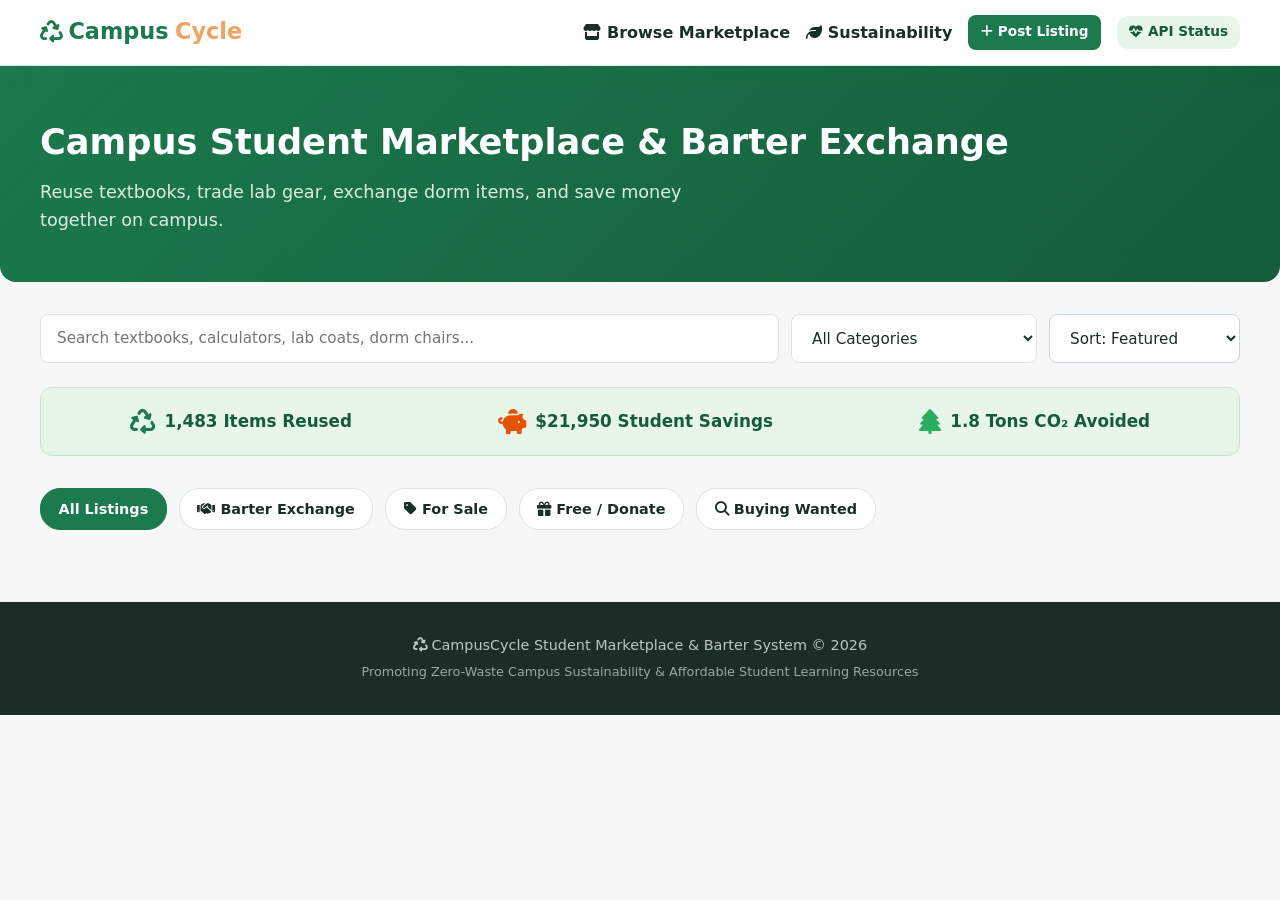
<file: src/main/webapp/index.html>
<!DOCTYPE html>
<html lang="en">
<head>
    <meta charset="UTF-8">
    <meta name="viewport" content="width=device-width, initial-scale=1.0">
    <title>CampusCycle – Student Marketplace & Barter Exchange</title>
    <link rel="stylesheet" href="css/style.css">
    <link rel="stylesheet" href="https://cdnjs.cloudflare.com/ajax/libs/font-awesome/6.4.0/css/all.min.css">
    <style>
        :root {
            --primary: #1b7a4e;
            --primary-dark: #145c3a;
            --accent: #f4a261;
            --bg: #f6f8f7;
            --card: #ffffff;
            --text: #1a2e24;
            --muted: #5c6f65;
            --border: #dce5df;
            --radius: 12px;
            --shadow: 0 4px 20px rgba(27, 122, 78, 0.08);
        }
        *, *::before, *::after { box-sizing: border-box; margin: 0; padding: 0; }
        body {
            font-family: 'Segoe UI', system-ui, -apple-system, sans-serif;
            background: var(--bg);
            color: var(--text);
            line-height: 1.6;
            min-height: 100vh;
            margin: 0;
        }
        .container { width: calc(100% - 2rem); max-width: 1200px; margin: 0 auto; }
        
        /* Navbar */
        .navbar {
            background: var(--card);
            border-bottom: 1px solid var(--border);
            padding: 0.9rem 0;
            position: sticky;
            top: 0;
            z-index: 100;
            box-shadow: var(--shadow);
        }
        .nav-inner { display: flex; align-items: center; justify-content: space-between; gap: 1rem; flex-wrap: wrap; }
        .logo { font-size: 1.4rem; font-weight: 700; color: var(--primary); text-decoration: none; display: flex; align-items: center; gap: 0.4rem; }
        .logo span { color: var(--accent); }
        .nav-links { display: flex; gap: 1rem; align-items: center; flex-wrap: wrap; }
        .nav-links a { color: var(--text); font-weight: 600; text-decoration: none; }
        .nav-links a:hover { color: var(--primary); }

        /* Hero */
        .hero {
            background: linear-gradient(135deg, var(--primary) 0%, var(--primary-dark) 100%);
            color: white;
            padding: 3rem 0;
            margin-bottom: 2rem;
            border-radius: 0 0 16px 16px;
        }
        .hero h1 { font-size: 2.2rem; margin-bottom: 0.5rem; color: white; }
        .hero p { opacity: 0.95; font-size: 1.1rem; max-width: 650px; color: #e8f5e9; }

        /* Search Bar */
        .search-bar {
            display: flex;
            gap: 0.75rem;
            margin-bottom: 1.5rem;
            flex-wrap: wrap;
        }
        .search-bar input, .search-bar select {
            padding: 0.7rem 1rem;
            border: 1px solid var(--border);
            border-radius: 8px;
            font-size: 0.95rem;
            background: white;
            color: var(--text);
        }
        .search-bar input { flex: 1; min-width: 240px; }

        /* Banner */
        .sustainability-banner {
            background: #e8f5e9;
            border: 1px solid #c8e6c9;
            border-radius: var(--radius);
            padding: 1.25rem 1.5rem;
            margin-bottom: 2rem;
            display: flex;
            align-items: center;
            justify-content: space-around;
            gap: 1rem;
            flex-wrap: wrap;
        }
        .stat-item { display: flex; align-items: center; gap: 0.6rem; font-weight: 700; font-size: 1.05rem; color: var(--primary-dark); }

        /* Filter Bar */
        .filter-bar { display: flex; gap: 0.75rem; margin-bottom: 1.5rem; flex-wrap: wrap; }
        .filter-btn {
            padding: 0.55rem 1.1rem;
            border: 1px solid var(--border);
            border-radius: 20px;
            background: white;
            cursor: pointer;
            font-weight: 600;
            font-size: 0.9rem;
            transition: all 0.2s;
            color: var(--text);
        }
        .filter-btn.active, .filter-btn:hover { background: var(--primary); color: white; border-color: var(--primary); }

        /* Grid & Cards */
        .grid { display: grid; grid-template-columns: repeat(auto-fill, minmax(260px, 1fr)); gap: 1.25rem; margin-bottom: 3rem; }
        .card {
            background: var(--card);
            border: 1px solid var(--border);
            border-radius: var(--radius);
            overflow: hidden;
            box-shadow: var(--shadow);
            transition: transform 0.2s, box-shadow 0.2s;
        }
        .card:hover { transform: translateY(-4px); box-shadow: 0 8px 30px rgba(27, 122, 78, 0.15); }
        .card-img {
            width: 100%;
            height: 180px;
            display: flex;
            align-items: center;
            justify-content: center;
            font-size: 3.5rem;
        }
        .card-body { padding: 1.2rem; }
        .card-title { font-size: 1.1rem; font-weight: 700; margin-bottom: 0.4rem; color: var(--text); }
        .card-meta { font-size: 0.85rem; color: var(--muted); margin-bottom: 1rem; }

        .badge-type {
            display: inline-block;
            padding: 0.25rem 0.65rem;
            border-radius: 20px;
            font-size: 0.75rem;
            font-weight: 700;
            text-transform: uppercase;
        }
        .type-SELL { background: #e3f2fd; color: #1565c0; }
        .type-BARTER { background: #fff3e0; color: #e65100; }
        .type-DONATE { background: #e8f5e9; color: #1b7a4e; }
        .type-BUY { background: #f3e5f5; color: #7b1fa2; }

        .btn {
            display: inline-block;
            padding: 0.6rem 1.2rem;
            border: none;
            border-radius: 8px;
            font-size: 0.9rem;
            font-weight: 600;
            cursor: pointer;
            text-decoration: none;
            text-align: center;
        }
        .btn-primary { background: var(--primary); color: white; }
        .btn-primary:hover { background: var(--primary-dark); }
        .btn-sm { padding: 0.4rem 0.8rem; font-size: 0.85rem; }

        .card-footer-btns { display: flex; gap: 0.5rem; margin-top: 1rem; }
        .btn-action {
            flex: 1;
            padding: 0.55rem;
            border-radius: 6px;
            font-weight: 600;
            font-size: 0.85rem;
            border: none;
            cursor: pointer;
            text-align: center;
        }

        /* Modals */
        .modal-overlay {
            display: none;
            position: fixed;
            top: 0; left: 0; right: 0; bottom: 0;
            background: rgba(0,0,0,0.55);
            z-index: 1000;
            align-items: center;
            justify-content: center;
            backdrop-filter: blur(3px);
        }
        .modal-overlay.open { display: flex; }
        .modal-card {
            background: white;
            padding: 2rem;
            border-radius: var(--radius);
            max-width: 550px;
            width: 92%;
            max-height: 90vh;
            overflow-y: auto;
            box-shadow: 0 10px 40px rgba(0,0,0,0.25);
            position: relative;
        }
        .modal-close {
            position: absolute;
            top: 1rem; right: 1rem;
            background: transparent;
            border: none;
            font-size: 1.4rem;
            cursor: pointer;
            color: var(--muted);
        }
        .form-group { margin-bottom: 1rem; }
        .form-group label { display: block; margin-bottom: 0.35rem; font-weight: 600; font-size: 0.85rem; color: var(--text); }
        .form-group input, .form-group select, .form-group textarea {
            width: 100%;
            padding: 0.65rem;
            border: 1px solid var(--border);
            border-radius: 8px;
            font-size: 0.95rem;
            font-family: inherit;
        }

        /* Footer */
        .footer {
            background: var(--text);
            color: #b8c9bf;
            padding: 2rem 0;
            margin-top: 3rem;
            text-align: center;
            font-size: 0.9rem;
        }
    </style>
</head>
<body>

    <!-- Navigation -->
    <nav class="navbar">
        <div class="container nav-inner">
            <a href="index.html" class="logo">
                <i class="fa-solid fa-recycle"></i> Campus<span>Cycle</span>
            </a>
            <div class="nav-links">
                <a href="#browse"><i class="fa-solid fa-store"></i> Browse Marketplace</a>
                <a href="#impact"><i class="fa-solid fa-leaf"></i> Sustainability</a>
                <button onclick="openPostModal()" class="btn btn-primary btn-sm">
                    <i class="fa-solid fa-plus"></i> Post Listing
                </button>
                <a href="api/health" target="_blank" style="font-size:0.85rem; padding:0.35rem 0.75rem; background:#e8f5e9; border-radius:12px; color:var(--primary-dark); font-weight:600;">
                    <i class="fa-solid fa-heart-pulse"></i> API Status
                </a>
            </div>
        </div>
    </nav>

    <!-- Hero Section -->
    <section class="hero">
        <div class="container">
            <h1>Campus Student Marketplace & Barter Exchange</h1>
            <p>Reuse textbooks, trade lab gear, exchange dorm items, and save money together on campus.</p>
        </div>
    </section>

    <main class="container">
        <!-- Search Bar -->
        <div class="search-bar">
            <input type="text" id="searchInput" placeholder="Search textbooks, calculators, lab coats, dorm chairs..." onkeyup="applyFilters()">
            <select id="categorySelect" onchange="applyFilters()">
                <option value="ALL">All Categories</option>
                <option value="Textbooks">Textbooks & Notes</option>
                <option value="Lab Equipment">Lab Equipment</option>
                <option value="Electronics">Electronics & Calculators</option>
                <option value="Furniture">Dorm Furniture & Decor</option>
                <option value="Stationery">Stationery & Art Supplies</option>
            </select>
            <select id="sortSelect" onchange="applyFilters()" style="padding:0.75rem 1rem; border-radius:8px; border:1px solid #cbd5e1; background:white; font-size:0.95rem; font-family:inherit;">
                <option value="DEFAULT">Sort: Featured</option>
                <option value="PRICE_ASC">Price: Low to High</option>
                <option value="PRICE_DESC">Price: High to Low</option>
            </select>
        </div>

        <!-- Campus Sustainability Stats -->
        <div class="sustainability-banner" id="impact">
            <div class="stat-item"><i class="fa-solid fa-recycle fa-xl" style="color:var(--primary);"></i> <span>1,483 Items Reused</span></div>
            <div class="stat-item"><i class="fa-solid fa-piggy-bank fa-xl" style="color:#e65100;"></i> <span>$21,950 Student Savings</span></div>
            <div class="stat-item"><i class="fa-solid fa-tree fa-xl" style="color:#27ae60;"></i> <span>1.8 Tons CO₂ Avoided</span></div>
        </div>

        <!-- Filter Bar -->
        <div class="filter-bar" id="browse">
            <button class="filter-btn active" onclick="setFilterType('ALL', this)">All Listings</button>
            <button class="filter-btn" onclick="setFilterType('BARTER', this)"><i class="fa-solid fa-handshake"></i> Barter Exchange</button>
            <button class="filter-btn" onclick="setFilterType('SELL', this)"><i class="fa-solid fa-tag"></i> For Sale</button>
            <button class="filter-btn" onclick="setFilterType('DONATE', this)"><i class="fa-solid fa-gift"></i> Free / Donate</button>
            <button class="filter-btn" onclick="setFilterType('BUY', this)"><i class="fa-solid fa-magnifying-glass"></i> Buying Wanted</button>
        </div>

        <!-- Items Grid -->
        <div class="grid" id="itemsGrid">
            <!-- Dynamic Items populated by JavaScript -->
        </div>
    </main>

    <!-- Footer -->
    <footer class="footer">
        <div class="container">
            <p><i class="fa-solid fa-recycle"></i> CampusCycle Student Marketplace & Barter System &copy; 2026</p>
            <p style="font-size:0.8rem; opacity:0.8; margin-top:0.3rem;">Promoting Zero-Waste Campus Sustainability & Affordable Student Learning Resources</p>
        </div>
    </footer>

    <!-- Barter Proposal Modal -->
    <div class="modal-overlay" id="barterModal">
        <div class="modal-card">
            <button class="modal-close" onclick="closeModal('barterModal')">&times;</button>
            <h3 style="margin-bottom:0.5rem; color:var(--primary-dark);"><i class="fa-solid fa-handshake"></i> Propose Barter Trade</h3>
            <p style="font-size:0.9rem; color:var(--muted); margin-bottom:1.2rem;" id="barterItemTarget"></p>

            <div style="background:#f8fafc; border:1px solid #e2e8f0; border-radius:8px; padding:12px; margin-bottom:1.2rem;">
                    <div style="font-size:0.85rem; font-weight:600; color:var(--primary-dark); margin-bottom:6px;">
                        <i class="fa-solid fa-calculator"></i> Fair Value Barter Calculator
                    </div>
                    <div style="display:flex; gap:10px; align-items:center;">
                        <input type="number" id="barterOfferValue" placeholder="Your item's value (₹)" style="padding:6px 10px; font-size:0.85rem; border:1px solid #cbd5e1; border-radius:6px; flex:1;" oninput="calcBarterDiff()">
                        <span style="font-size:0.85rem; color:#64748b;">vs</span>
                        <input type="number" id="barterTargetValue" placeholder="Target item value (₹)" style="padding:6px 10px; font-size:0.85rem; border:1px solid #cbd5e1; border-radius:6px; flex:1;" oninput="calcBarterDiff()">
                    </div>
                    <div id="barterDiffResult" style="font-size:0.82rem; margin-top:6px; font-weight:600; color:#64748b;">
                        Enter values to calculate fair cash top-up
                    </div>
                </div>
            <form onsubmit="submitBarterForm(event)">
                <div class="form-group">
                    <label>Your Name</label>
                    <input type="text" id="barterSenderName" required placeholder="Alex Johnson (Hostel B-302)">
                </div>
                <div class="form-group">
                    <label>What item will you offer in exchange?</label>
                    <input type="text" id="barterOfferItem" required placeholder="e.g. Organic Chemistry Notes & Flashcards">
                </div>
                <div class="form-group">
                    <label>Message to Owner</label>
                    <textarea id="barterMessage" rows="3" required placeholder="Hi! I have the requested notes in pristine condition. Can meet at Student Center tomorrow."></textarea>
                </div>
                <div style="display:flex; justify-content:flex-end; gap:0.5rem; margin-top:1.5rem;">
                    <button type="button" onclick="closeModal('barterModal')" class="btn" style="background:#f1f5f9;">Cancel</button>
                    <button type="submit" class="btn btn-primary">Submit Barter Offer</button>
                </div>
            </form>
        </div>
    </div>

    <!-- Post Item Modal -->
    <div class="modal-overlay" id="postModal">
        <div class="modal-card">
            <button class="modal-close" onclick="closeModal('postModal')">&times;</button>
            <h3 style="margin-bottom:1rem; color:var(--primary-dark);"><i class="fa-solid fa-plus-circle"></i> Post New Item / Trade</h3>

            <form onsubmit="submitNewListing(event)">
                <div class="form-group">
                    <label>Item Title</label>
                    <input type="text" id="postTitle" required placeholder="e.g. Data Structures & Algorithms Textbook">
                </div>
                <div class="form-group">
                    <label>Category</label>
                    <select id="postCategory" required>
                        <option value="Textbooks">Textbooks & Notes</option>
                        <option value="Lab Equipment">Lab Equipment</option>
                        <option value="Electronics">Electronics & Calculators</option>
                        <option value="Furniture">Dorm Furniture & Decor</option>
                        <option value="Stationery">Stationery & Art Supplies</option>
                    </select>
                </div>
                <div class="form-group">
                    <label>Listing Type</label>
                    <select id="postType" required onchange="togglePriceField(this.value)">
                        <option value="BARTER">Barter Exchange (Item for Item)</option>
                        <option value="SELL">For Sale ($)</option>
                        <option value="DONATE">Free Donation</option>
                        <option value="BUY">Buying Wanted</option>
                    </select>
                </div>
                <div class="form-group" id="priceGroup" style="display:none;">
                    <label>Price ($)</label>
                    <input type="number" id="postPrice" step="0.01" min="0" placeholder="e.g. 25.00">
                </div>
                <div class="form-group">
                    <label>Description & Condition</label>
                    <textarea id="postDescription" rows="3" required placeholder="Describe condition, edition, or what you are looking for in trade..."></textarea>
                </div>
                <div class="form-group">
                    <label>Seller / Student Name & Hostel</label>
                    <input type="text" id="postSeller" required placeholder="Sam Taylor (Block C-104)">
                </div>
                <div style="display:flex; justify-content:flex-end; gap:0.5rem; margin-top:1.5rem;">
                    <button type="button" onclick="closeModal('postModal')" class="btn" style="background:#f1f5f9;">Cancel</button>
                    <button type="submit" class="btn btn-primary">Publish Listing</button>
                </div>
            </form>
        </div>
    </div>

    <!-- Item Detail Modal -->
    <div class="modal-overlay" id="detailModal">
        <div class="modal-card">
            <button class="modal-close" onclick="closeModal('detailModal')">&times;</button>
            <div id="detailContent"></div>
        </div>
    </div>

    <script>
        // Initial Mock Database Items
        const initialListings = [
            {
                id: 1,
                title: "Macroeconomics 9th Edition",
                category: "Textbooks",
                type: "BARTER",
                price: 0,
                icon: "fa-book",
                bg: "#e0f2fe",
                color: "#0284c7",
                description: "Clean copy with no highlights. Seeking Organic Chemistry lab manual or notes in exchange.",
                seller: "Jordan Miller (Hostel A-204)"
            },
            {
                id: 2,
                title: "TI-84 Plus CE Color Calculator",
                category: "Electronics",
                type: "SELL",
                price: 45.00,
                icon: "fa-calculator",
                bg: "#fef3c7",
                color: "#d97706",
                description: "Fully working color graphing calculator with USB charging cable and protective cover.",
                seller: "Priya Sharma (Block B-112)"
            },
            {
                id: 3,
                title: "Chemistry Lab Coat & Safety Goggles",
                category: "Lab Equipment",
                type: "DONATE",
                price: 0,
                icon: "fa-flask-vial",
                bg: "#f0fdf4",
                color: "#16a34a",
                description: "Size M white lab coat and anti-fog safety goggles. Free to any freshman STEM student.",
                seller: "David Kim (Hostel C-301)"
            },
            {
                id: 4,
                title: "Ergonomic Dorm Desk Chair",
                category: "Furniture",
                type: "BARTER",
                price: 0,
                icon: "fa-chair",
                bg: "#fae8ff",
                color: "#c026d3",
                description: "Adjustable height mesh chair. Will trade for an LED desk lamp or laptop stand.",
                seller: "Emma Watson (Block A-405)"
            },
            {
                id: 5,
                title: "Engineering Drawing Set & T-Square",
                category: "Stationery",
                type: "SELL",
                price: 18.00,
                icon: "fa-compass-drafting",
                bg: "#fce7f3",
                color: "#db2777",
                description: "Complete mechanical drafting tool kit with stainless T-square and compass set.",
                seller: "Lucas Vance (Block D-202)"
            }
        ];

        let listings = JSON.parse(localStorage.getItem('campuscycle_listings')) || initialListings;
        let currentFilterType = 'ALL';

        function renderListings() {
            const grid = document.getElementById('itemsGrid');
            grid.innerHTML = '';

            const searchQ = document.getElementById('searchInput').value.toLowerCase();
            const selectedCat = document.getElementById('categorySelect').value;

            const sortMode = (document.getElementById('sortSelect') || {}).value || 'DEFAULT';
            let filtered = listings.filter(item => {
                const matchesType = currentFilterType === 'ALL' || item.type === currentFilterType;
                const matchesCat = selectedCat === 'ALL' || item.category === selectedCat;
                const matchesSearch = item.title.toLowerCase().includes(searchQ) ||
                                      item.description.toLowerCase().includes(searchQ) ||
                                      item.seller.toLowerCase().includes(searchQ);
                return matchesType && matchesCat && matchesSearch;
            });

            if (sortMode === 'PRICE_ASC') {
                filtered.sort((a, b) => (Number(a.price) || 0) - (Number(b.price) || 0));
            } else if (sortMode === 'PRICE_DESC') {
                filtered.sort((a, b) => (Number(b.price) || 0) - (Number(a.price) || 0));
            }

            if (filtered.length === 0) {
                grid.innerHTML = `
                    <div style="grid-column: 1/-1; text-align:center; padding:3rem; background:white; border-radius:12px; border:1px dashed #cbd5e1;">
                        <i class="fa-solid fa-box-open" style="font-size:3rem; color:#94a3b8; margin-bottom:1rem;"></i>
                        <h3 style="color:#334155;">No matching listings found</h3>
                        <p style="color:#64748b; font-size:0.9rem;">Try adjusting your search query or filter category.</p>
                    </div>
                `;
                return;
            }

            filtered.forEach(item => {
                const card = document.createElement('div');
                card.className = 'card';
                card.innerHTML = `
                    <div class="card-img" style="background:${item.bg}; color:${item.color};">
                        <i class="fa-solid ${item.icon}"></i>
                    </div>
                    <div class="card-body">
                        <div style="display:flex; justify-content:space-between; align-items:center; margin-bottom:0.5rem;">
                            <span class="badge-type type-${item.type}">${formatType(item.type)}</span>
                            <span style="font-weight:700; color:var(--primary-dark);">${formatPrice(item)}</span>
                        </div>
                        <h3 class="card-title">${escapeHtml(item.title)}</h3>
                        <p class="card-meta" style="margin-bottom:0.8rem;">${escapeHtml(truncate(item.description, 75))}</p>
                        <div class="card-footer-btns">
                            <button onclick="showDetail(${item.id})" class="btn-action" style="background:#f1f5f9; color:#334155;">
                                <i class="fa-solid fa-circle-info"></i> Details
                            </button>
                            ${getActionBtn(item)}
                        </div>
                    </div>
                `;
                grid.appendChild(card);
            });
        }

        function formatType(type) {
            switch(type) {
                case 'BARTER': return 'Barter Trade';
                case 'SELL': return 'For Sale';
                case 'DONATE': return 'Free Gift';
                case 'BUY': return 'Buying Wanted';
                default: return type;
            }
        }

        function formatPrice(item) {
            if (item.type === 'DONATE') return 'FREE';
            if (item.type === 'BARTER') return 'EXCHANGE';
            return '$' + parseFloat(item.price || 0).toFixed(2);
        }

        function getActionBtn(item) {
            if (item.type === 'BARTER') {
                return `<button onclick="openBarterModal('${escapeHtml(item.title)}')" class="btn-action" style="background:var(--primary); color:white;">
                            <i class="fa-solid fa-handshake"></i> Propose Trade
                        </button>`;
            } else if (item.type === 'DONATE') {
                return `<button onclick="alert('Donation claimed! Contact seller via email.')" class="btn-action" style="background:#16a34a; color:white;">
                            <i class="fa-solid fa-gift"></i> Claim Free
                        </button>`;
            } else {
                return `<button onclick="window.open('https://wa.me/?text=Hi%2C%20I%20am%20interested%20in%20your%20listing%20' + encodeURIComponent(item.title) + '%20on%20CampusCycle', '_blank')" class="btn-action" style="background:#25D366; color:white;">\n                            <i class="fa-brands fa-whatsapp"></i> WhatsApp Seller\n                        </button>`;\n            } else if (false) {\n                return `<button onclick="alert('Contacting seller: ' + '${escapeHtml(item.seller)}')" class="btn-action" style="background:var(--primary); color:white;">
                            <i class="fa-solid fa-envelope"></i> Contact
                        </button>`;
            }
        }

        function setFilterType(type, btn) {
            currentFilterType = type;
            document.querySelectorAll('.filter-btn').forEach(b => b.classList.remove('active'));
            btn.classList.add('active');
            renderListings();
        }

        function applyFilters() {
            renderListings();
        }

        function calcBarterDiff() {
            const offer = Number(document.getElementById('barterOfferValue').value) || 0;
            const target = Number(document.getElementById('barterTargetValue').value) || 0;
            const res = document.getElementById('barterDiffResult');
            if (!offer && !target) {
                res.innerHTML = "Enter estimated values to calculate fair cash adjustment";
                res.style.color = "#64748b";
                return;
            }
            const diff = target - offer;
            if (diff === 0) {
                res.innerHTML = "✓ Perfect 1:1 Fair Exchange! No cash top-up needed.";
                res.style.color = "#059669";
            } else if (diff > 0) {
                res.innerHTML = "Suggested top-up: Add ₹" + diff + " in cash to balance trade.";
                res.style.color = "#d97706";
            } else {
                res.innerHTML = "Your item is worth ₹" + Math.abs(diff) + " more! Request cash top-up from seller.";
                res.style.color = "#2563eb";
            }
        }

        function openBarterModal(title, price) {
            if (price && document.getElementById('barterTargetValue')) {
                document.getElementById('barterTargetValue').value = price;
                calcBarterDiff();
            }
            document.getElementById('barterItemTarget').innerText = "Target Item: " + title;
            document.getElementById('barterModal').classList.add('open');
        }

        function openPostModal() {
            document.getElementById('postModal').classList.add('open');
        }

        function closeModal(id) {
            document.getElementById(id).classList.remove('open');
        }

        function togglePriceField(val) {
            document.getElementById('priceGroup').style.display = (val === 'SELL') ? 'block' : 'none';
        }

        function showDetail(id) {
            const item = listings.find(i => i.id === id);
            if (!item) return;
            const content = document.getElementById('detailContent');
            content.innerHTML = `
                <div style="text-align:center; padding:1.5rem; background:${item.bg}; color:${item.color}; border-radius:12px; margin-bottom:1rem; font-size:4rem;">
                    <i class="fa-solid ${item.icon}"></i>
                </div>
                <div style="display:flex; justify-content:space-between; align-items:center; margin-bottom:0.5rem;">
                    <span class="badge-type type-${item.type}">${formatType(item.type)}</span>
                    <span style="font-size:1.2rem; font-weight:700; color:var(--primary-dark);">${formatPrice(item)}</span>
                </div>
                <h2 style="margin-bottom:0.5rem; color:var(--text);">${escapeHtml(item.title)}</h2>
                <p style="color:var(--muted); font-size:0.9rem; margin-bottom:1rem;">Category: <strong>${escapeHtml(item.category)}</strong></p>
                <div style="background:#f8fafc; padding:1rem; border-radius:8px; border:1px solid #e2e8f0; margin-bottom:1.5rem;">
                    <h4 style="margin-bottom:0.3rem; font-size:0.9rem; color:#475569;">Description:</h4>
                    <p style="color:#334155; font-size:0.95rem; margin:0;">${escapeHtml(item.description)}</p>
                </div>
                <div style="background:#f0fdf4; padding:0.75rem 1rem; border-radius:8px; border:1px solid #bbf7d0; margin-bottom:1.5rem;">
                    <p style="margin:0; font-size:0.85rem; color:#166534;"><i class="fa-solid fa-user-graduate"></i> Posted by: <strong>${escapeHtml(item.seller)}</strong></p>
                </div>
                <div style="display:flex; justify-content:flex-end; gap:0.5rem;">
                    <button onclick="closeModal('detailModal')" class="btn" style="background:#f1f5f9;">Close</button>
                    ${getActionBtn(item)}
                </div>
            `;
            document.getElementById('detailModal').classList.add('open');
        }

        function submitBarterForm(e) {
            e.preventDefault();
            alert('Barter trade proposal submitted successfully to the listing owner!');
            closeModal('barterModal');
        }

        function submitNewListing(e) {
            e.preventDefault();
            const newItem = {
                id: Date.now(),
                title: document.getElementById('postTitle').value,
                category: document.getElementById('postCategory').value,
                type: document.getElementById('postType').value,
                price: parseFloat(document.getElementById('postPrice').value || 0),
                description: document.getElementById('postDescription').value,
                seller: document.getElementById('postSeller').value,
                icon: getCategoryIcon(document.getElementById('postCategory').value),
                bg: "#e0f2fe",
                color: "#0284c7"
            };

            listings.unshift(newItem);
            localStorage.setItem('campuscycle_listings', JSON.stringify(listings));
            closeModal('postModal');
            renderListings();
            alert('Your listing has been posted live!');
        }

        function getCategoryIcon(cat) {
            switch(cat) {
                case 'Textbooks': return 'fa-book';
                case 'Lab Equipment': return 'fa-flask-vial';
                case 'Electronics': return 'fa-calculator';
                case 'Furniture': return 'fa-chair';
                case 'Stationery': return 'fa-pen-ruler';
                default: return 'fa-box';
            }
        }

        function truncate(str, len) {
            return str.length > len ? str.substring(0, len) + '...' : str;
        }

        function escapeHtml(str) {
            return String(str).replace(/&/g, '&amp;').replace(/</g, '&lt;').replace(/>/g, '&gt;').replace(/"/g, '&quot;');
        }

        // Initial Render
        renderListings();
    </script>
</body>
</html>
</file>
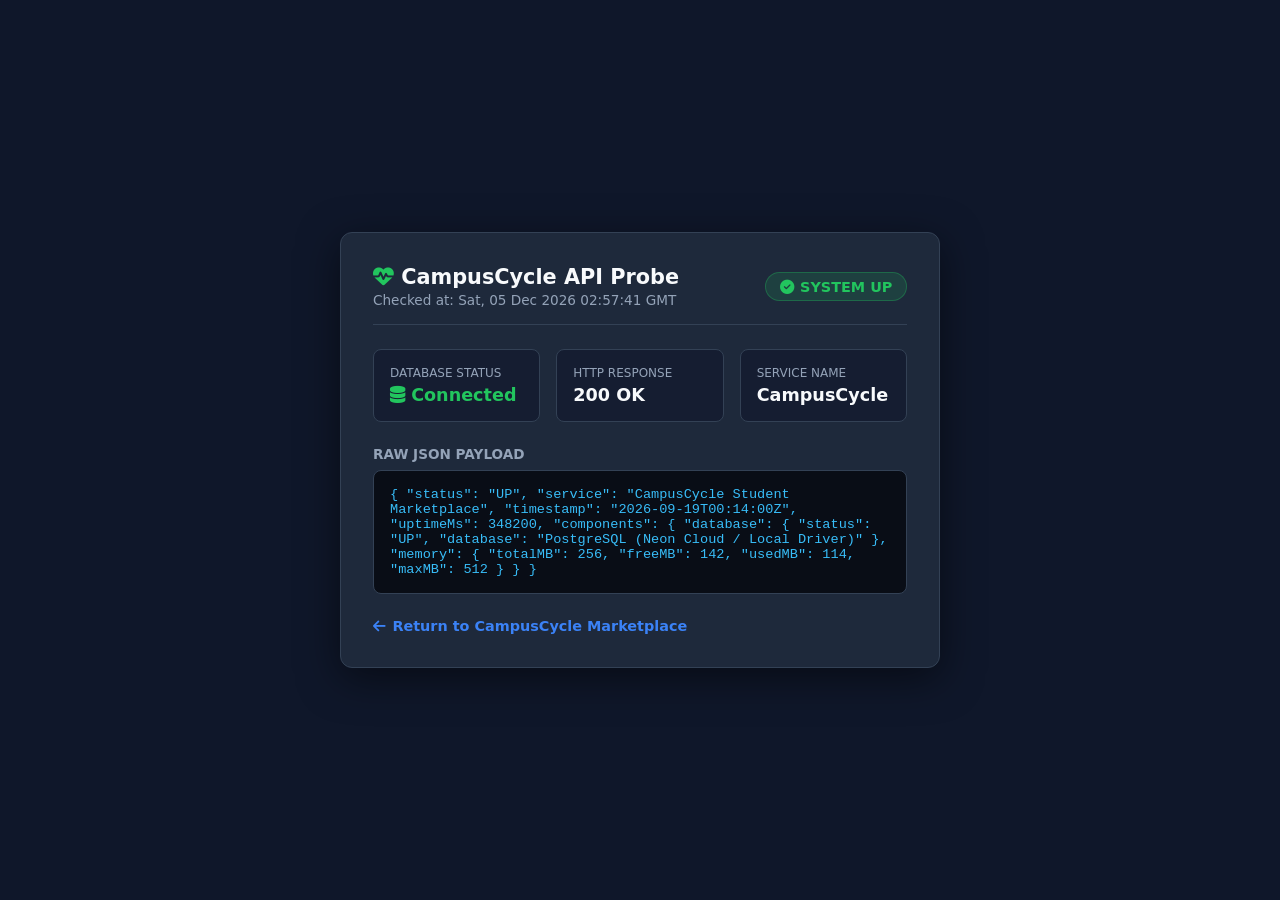
<file: src/main/webapp/api/health/index.html>
<!DOCTYPE html>
<html lang="en">
<head>
    <meta charset="UTF-8">
    <meta name="viewport" content="width=device-width, initial-scale=1.0">
    <title>CampusCycle – API Health & System Status</title>
    <link rel="stylesheet" href="https://cdnjs.cloudflare.com/ajax/libs/font-awesome/6.4.0/css/all.min.css">
    <style>
        :root {
            --bg: #0f172a;
            --card: #1e293b;
            --text: #f8fafc;
            --muted: #94a3b8;
            --border: #334155;
            --success: #22c55e;
            --primary: #3b82f6;
            --radius: 12px;
        }
        *, *::before, *::after { box-sizing: border-box; margin: 0; padding: 0; }
        body {
            font-family: 'Segoe UI', system-ui, -apple-system, sans-serif;
            background: var(--bg);
            color: var(--text);
            min-height: 100vh;
            display: flex;
            align-items: center;
            justify-content: center;
            padding: 1.5rem;
        }
        .health-card {
            background: var(--card);
            border: 1px solid var(--border);
            border-radius: var(--radius);
            padding: 2rem;
            max-width: 600px;
            width: 100%;
            box-shadow: 0 10px 40px rgba(0,0,0,0.5);
        }
        .header-row {
            display: flex;
            justify-content: space-between;
            align-items: center;
            margin-bottom: 1.5rem;
            border-bottom: 1px solid var(--border);
            padding-bottom: 1rem;
        }
        .status-badge {
            display: inline-flex;
            align-items: center;
            gap: 0.4rem;
            padding: 0.35rem 0.85rem;
            border-radius: 20px;
            background: rgba(34, 197, 94, 0.15);
            color: var(--success);
            font-weight: 700;
            font-size: 0.9rem;
            border: 1px solid rgba(34, 197, 94, 0.3);
        }
        .metric-grid {
            display: grid;
            grid-template-columns: repeat(auto-fit, minmax(160px, 1fr));
            gap: 1rem;
            margin-bottom: 1.5rem;
        }
        .metric-box {
            background: rgba(15, 23, 42, 0.6);
            border: 1px solid var(--border);
            border-radius: 8px;
            padding: 1rem;
        }
        .metric-label { font-size: 0.75rem; color: var(--muted); text-transform: uppercase; margin-bottom: 0.3rem; }
        .metric-val { font-size: 1.1rem; font-weight: 700; color: var(--text); }
        .json-preview {
            background: #090d16;
            border: 1px solid var(--border);
            border-radius: 8px;
            padding: 1rem;
            font-family: 'Consolas', 'Courier New', monospace;
            font-size: 0.85rem;
            color: #38bdf8;
            overflow-x: auto;
        }
        .btn-back {
            display: inline-flex;
            align-items: center;
            gap: 0.4rem;
            margin-top: 1.5rem;
            color: var(--primary);
            text-decoration: none;
            font-weight: 600;
            font-size: 0.9rem;
        }
        .btn-back:hover { text-decoration: underline; }
    </style>
</head>
<body>

    <div class="health-card">
        <div class="header-row">
            <div>
                <h2 style="font-size: 1.3rem; margin-bottom: 0.2rem;"><i class="fa-solid fa-heart-pulse" style="color:var(--success);"></i> CampusCycle API Probe</h2>
                <p style="font-size: 0.85rem; color: var(--muted);" id="timestampStr">Liveness Check</p>
            </div>
            <div class="status-badge">
                <i class="fa-solid fa-circle-check"></i> SYSTEM UP
            </div>
        </div>

        <div class="metric-grid">
            <div class="metric-box">
                <div class="metric-label">Database Status</div>
                <div class="metric-val" style="color:var(--success);"><i class="fa-solid fa-database"></i> Connected</div>
            </div>
            <div class="metric-box">
                <div class="metric-label">HTTP Response</div>
                <div class="metric-val">200 OK</div>
            </div>
            <div class="metric-box">
                <div class="metric-label">Service Name</div>
                <div class="metric-val">CampusCycle</div>
            </div>
        </div>

        <h4 style="font-size: 0.85rem; color: var(--muted); margin-bottom: 0.5rem; text-transform: uppercase;">Raw JSON Payload</h4>
        <div class="json-preview" id="jsonDisplay">
{
  "status": "UP",
  "service": "CampusCycle Student Marketplace",
  "timestamp": "2026-09-19T00:14:00Z",
  "uptimeMs": 348200,
  "components": {
    "database": {
      "status": "UP",
      "database": "PostgreSQL (Neon Cloud / Local Driver)"
    },
    "memory": {
      "totalMB": 256,
      "freeMB": 142,
      "usedMB": 114,
      "maxMB": 512
    }
  }
}
        </div>

        <a href="/" class="btn-back"><i class="fa-solid fa-arrow-left"></i> Return to CampusCycle Marketplace</a>
    </div>

    <script>
        document.getElementById('timestampStr').innerText = 'Checked at: ' + new Date().toUTCString();
    </script>
</body>
</html>
</file>
<file: src/main/webapp/css/style.css>
:root {
    --primary: #1b7a4e;
    --primary-dark: #145c3a;
    --accent: #f4a261;
    --bg: #f6f8f7;
    --card: #ffffff;
    --text: #1a2e24;
    --muted: #5c6f65;
    --border: #dce5df;
    --danger: #c0392b;
    --success: #27ae60;
    --shadow: 0 4px 20px rgba(27, 122, 78, 0.08);
    --radius: 12px;
}

*, *::before, *::after { box-sizing: border-box; margin: 0; padding: 0; }

html { scroll-behavior: smooth; }

body { margin: 0; }

img { max-width: 100%; vertical-align: middle; }

button, input, select, textarea { font: inherit; }

body {
    font-family: 'Segoe UI', system-ui, -apple-system, sans-serif;
    background: var(--bg);
    color: var(--text);
    line-height: 1.6;
    min-height: 100vh;
}

a { color: var(--primary); text-decoration: none; }
a:hover { text-decoration: underline; }

.container { width: calc(100% - 2rem); max-width: 1200px; margin: 0 auto; }

/* Navbar */
.navbar {
    background: var(--card);
    border-bottom: 1px solid var(--border);
    padding: 0.9rem 0;
    position: sticky;
    top: 0;
    z-index: 100;
    box-shadow: var(--shadow);
}

.nav-inner { display: flex; align-items: center; justify-content: space-between; gap: 1rem 2rem; flex-wrap: wrap; }

.logo {
    font-size: 1.4rem;
    font-weight: 700;
    color: var(--primary);
    display: flex;
    align-items: center;
    gap: 0.4rem;
}

.logo span { color: var(--accent); }

.nav-links { display: flex; gap: 1.2rem; align-items: center; flex-wrap: wrap; }
.nav-links a { color: var(--text); font-weight: 500; }
.nav-links a:hover { color: var(--primary); text-decoration: none; }

/* Hero */
.hero {
    background: linear-gradient(135deg, var(--primary) 0%, var(--primary-dark) 100%);
    color: white;
    padding: 3rem 0;
    margin-bottom: 2rem;
}

.hero h1 { font-size: 2.2rem; margin-bottom: 0.5rem; }
.hero p { opacity: 0.9; font-size: 1.1rem; max-width: 600px; }

/* Cards & Grid */
.grid { display: grid; grid-template-columns: repeat(auto-fill, minmax(260px, 1fr)); gap: 1.25rem; }

.card {
    display: block;
    background: var(--card);
    border: 1px solid var(--border);
    border-radius: var(--radius);
    overflow: hidden;
    box-shadow: var(--shadow);
    transition: transform 0.2s, box-shadow 0.2s;
}

.card:hover { transform: translateY(-3px); box-shadow: 0 8px 30px rgba(27, 122, 78, 0.15); }

.card-img {
    width: 100%;
    height: 180px;
    object-fit: cover;
    background: #e8f0eb;
    display: flex;
    align-items: center;
    justify-content: center;
    color: var(--muted);
    font-size: 3rem;
}

.card-body { padding: 1rem; }
.card-title { font-size: 1rem; font-weight: 600; margin-bottom: 0.4rem; }
.card-meta { font-size: 0.85rem; color: var(--muted); }

.badge {
    display: inline-block;
    padding: 0.2rem 0.6rem;
    border-radius: 20px;
    font-size: 0.75rem;
    font-weight: 600;
    text-transform: uppercase;
}

.badge-sell { background: #e3f2fd; color: #1565c0; }
.badge-barter { background: #fff3e0; color: #e65100; }
.badge-donate { background: #e8f5e9; color: var(--primary); }
.badge-buy { background: #f3e5f5; color: #7b1fa2; }

.price { font-size: 1.1rem; font-weight: 700; color: var(--primary); }
.price-free { color: var(--success); }

/* Stats */
.stats-row { display: grid; grid-template-columns: repeat(auto-fit, minmax(200px, 1fr)); gap: 1rem; margin: 2rem 0; }

.stat-card {
    background: var(--card);
    border-radius: var(--radius);
    padding: 1.25rem;
    text-align: center;
    border: 1px solid var(--border);
}

.stat-card h3 { font-size: 1.8rem; color: var(--primary); }
.stat-card p { color: var(--muted); font-size: 0.9rem; }

/* Forms */
.form-card {
    background: var(--card);
    border-radius: var(--radius);
    padding: 2rem;
    max-width: 500px;
    margin: 2rem auto;
    border: 1px solid var(--border);
    box-shadow: var(--shadow);
}

.form-group { margin-bottom: 1rem; }
.form-group label { display: block; margin-bottom: 0.35rem; font-weight: 500; font-size: 0.9rem; }

.form-group input, .form-group select, .form-group textarea {
    width: 100%;
    padding: 0.65rem 0.85rem;
    border: 1px solid var(--border);
    border-radius: 8px;
    font-size: 0.95rem;
    font-family: inherit;
    background: #fff;
    color: var(--text);
    transition: border-color 0.2s, box-shadow 0.2s;
}

.form-group input:focus, .form-group select:focus, .form-group textarea:focus,
.search-bar input:focus, .search-bar select:focus {
    outline: none;
    border-color: var(--primary);
    box-shadow: 0 0 0 3px rgba(27, 122, 78, 0.14);
}

.form-group textarea { min-height: 100px; resize: vertical; }

.btn {
    display: inline-block;
    padding: 0.65rem 1.4rem;
    border: none;
    border-radius: 8px;
    font-size: 0.95rem;
    font-weight: 600;
    cursor: pointer;
    transition: background 0.2s;
    text-decoration: none;
    text-align: center;
}

.btn:focus-visible, a:focus-visible, input:focus-visible, select:focus-visible, textarea:focus-visible {
    outline: 3px solid rgba(244, 162, 97, 0.65);
    outline-offset: 2px;
}

.btn-primary { background: var(--primary); color: white; }
.btn-primary:hover { background: var(--primary-dark); text-decoration: none; color: white; }

.btn-outline { background: transparent; border: 2px solid var(--primary); color: var(--primary); }
.btn-outline:hover { background: var(--primary); color: white; text-decoration: none; }

.btn-danger { background: var(--danger); color: white; }
.btn-sm { padding: 0.4rem 0.9rem; font-size: 0.85rem; }

.alert {
    padding: 0.85rem 1rem;
    border-radius: 8px;
    margin-bottom: 1rem;
    font-size: 0.9rem;
}

.alert-error { background: #fdecea; color: var(--danger); border: 1px solid #f5c6cb; }
.alert-success { background: #e8f5e9; color: var(--success); border: 1px solid #c8e6c9; }

/* Search bar */
.search-bar {
    display: flex;
    gap: 0.5rem;
    flex-wrap: wrap;
    margin: 1.5rem 0;
}

.search-bar input, .search-bar select {
    padding: 0.6rem 0.85rem;
    border: 1px solid var(--border);
    border-radius: 8px;
    font-size: 0.9rem;
    background: var(--card);
    color: var(--text);
}

.search-bar input { flex: 1; min-width: 200px; }

/* Detail page */
.detail-grid { display: grid; grid-template-columns: 1fr 1fr; gap: 2rem; margin: 2rem 0; }
@media (max-width: 768px) { .detail-grid { grid-template-columns: 1fr; } }

.detail-img {
    width: 100%;
    border-radius: var(--radius);
    max-height: 400px;
    object-fit: cover;
    background: #e8f0eb;
}

.section-title { font-size: 1.4rem; margin: 2rem 0 1rem; color: var(--primary); }

/* Table */
.table-wrap { overflow-x: auto; }
table { width: 100%; border-collapse: collapse; background: var(--card); border-radius: var(--radius); overflow: hidden; }
th, td { padding: 0.75rem 1rem; text-align: left; border-bottom: 1px solid var(--border); }
th { background: #eef5f0; font-weight: 600; font-size: 0.85rem; }

/* Footer */
.footer {
    background: var(--text);
    color: #b8c9bf;
    padding: 2rem 0;
    margin-top: 3rem;
    text-align: center;
    font-size: 0.9rem;
}

.footer a { color: #8fd4a8; }

/* Admin */
.admin-tabs { display: flex; gap: 0.5rem; flex-wrap: wrap; margin-bottom: 1.5rem; }
.admin-section { margin-bottom: 2rem; }

.filters { display: flex; gap: 0.5rem; flex-wrap: wrap; align-items: center; margin-bottom: 1rem; }
.filters label { display: flex; align-items: center; gap: 0.3rem; font-size: 0.9rem; }

.inline-form { display: inline; }

@media (max-width: 700px) {
    .navbar { position: static; }
    .nav-inner { align-items: flex-start; }
    .nav-links { width: 100%; gap: 0.65rem 1rem; }
    .hero { padding: 2.25rem 0; }
    .hero h1 { font-size: clamp(1.8rem, 8vw, 2.2rem); }
    .detail-grid { gap: 1.25rem; }
    .form-card { padding: 1.25rem; margin: 1.25rem auto; }
    th, td { padding: 0.65rem 0.75rem; }
}

@media (max-width: 420px) {
    .container { width: calc(100% - 1.25rem); }
    .logo { font-size: 1.25rem; }
    .nav-links a { font-size: 0.9rem; }
    .btn { width: 100%; }
    .hero .btn + .btn { margin: 0.65rem 0 0 !important; }
    .search-bar > * { width: 100%; }
    .search-bar input { min-width: 0; }
}
</file>
